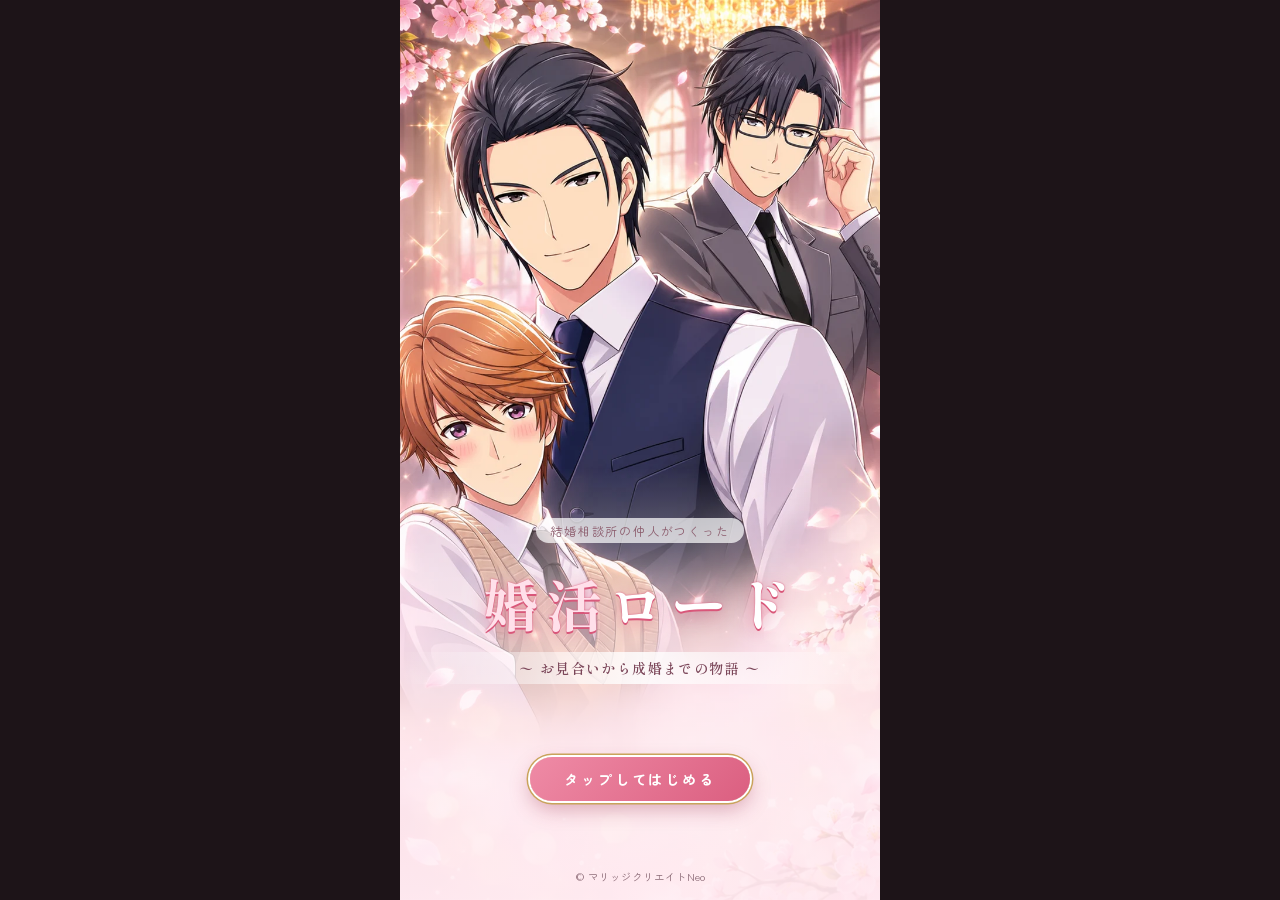
<file: app/konkatsu-road/play/index.html>
<!doctype html>
<html lang="ja"><head><meta name="robots" content="noindex,nofollow"><meta charset="utf-8">
<meta name="viewport" content="width=device-width,initial-scale=1,viewport-fit=cover,user-scalable=no">
<meta name="theme-color" content="#fff6f3"><title>婚活ロード</title>  <script type="module" crossorigin src="./assets/index-Djx06fAR.js"></script>
  <link rel="stylesheet" crossorigin href="./assets/index-DaO-Q5cM.css">
</head>
<body><div id="root"></div></body></html>
</file>
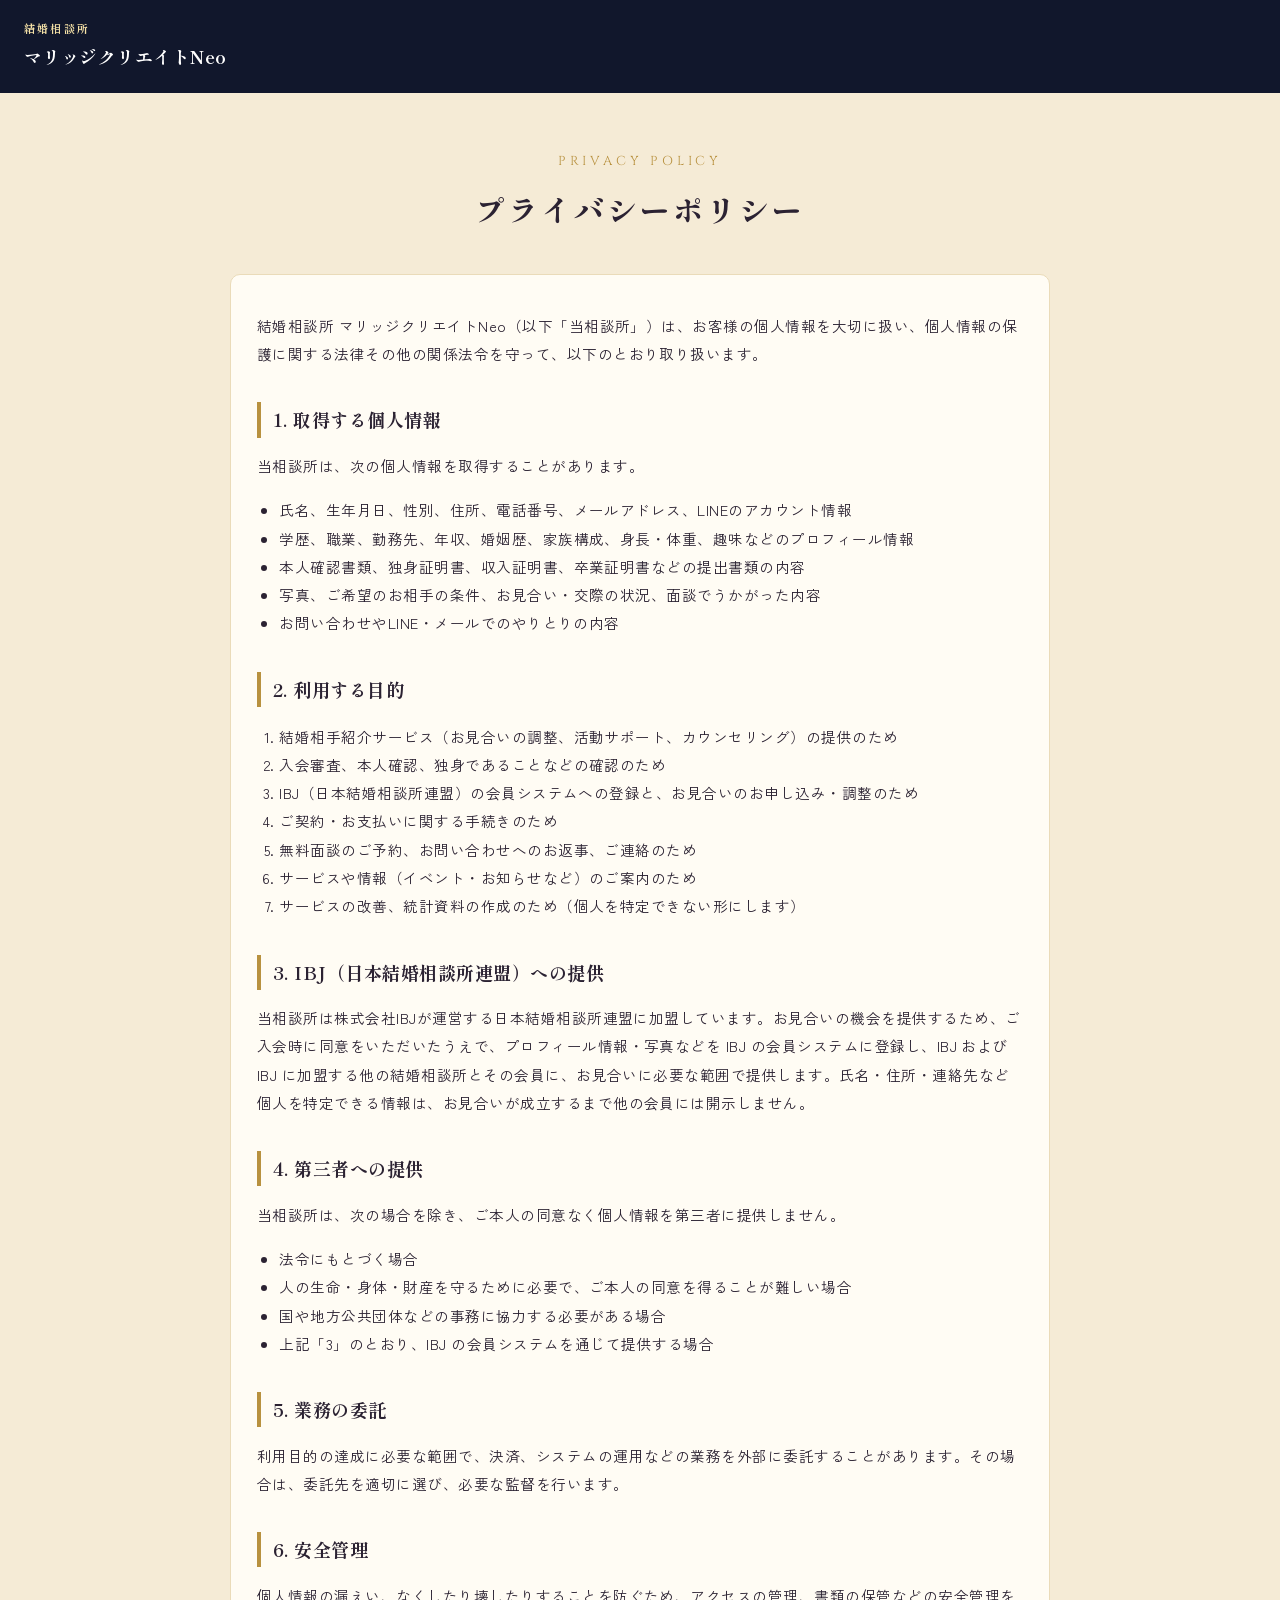
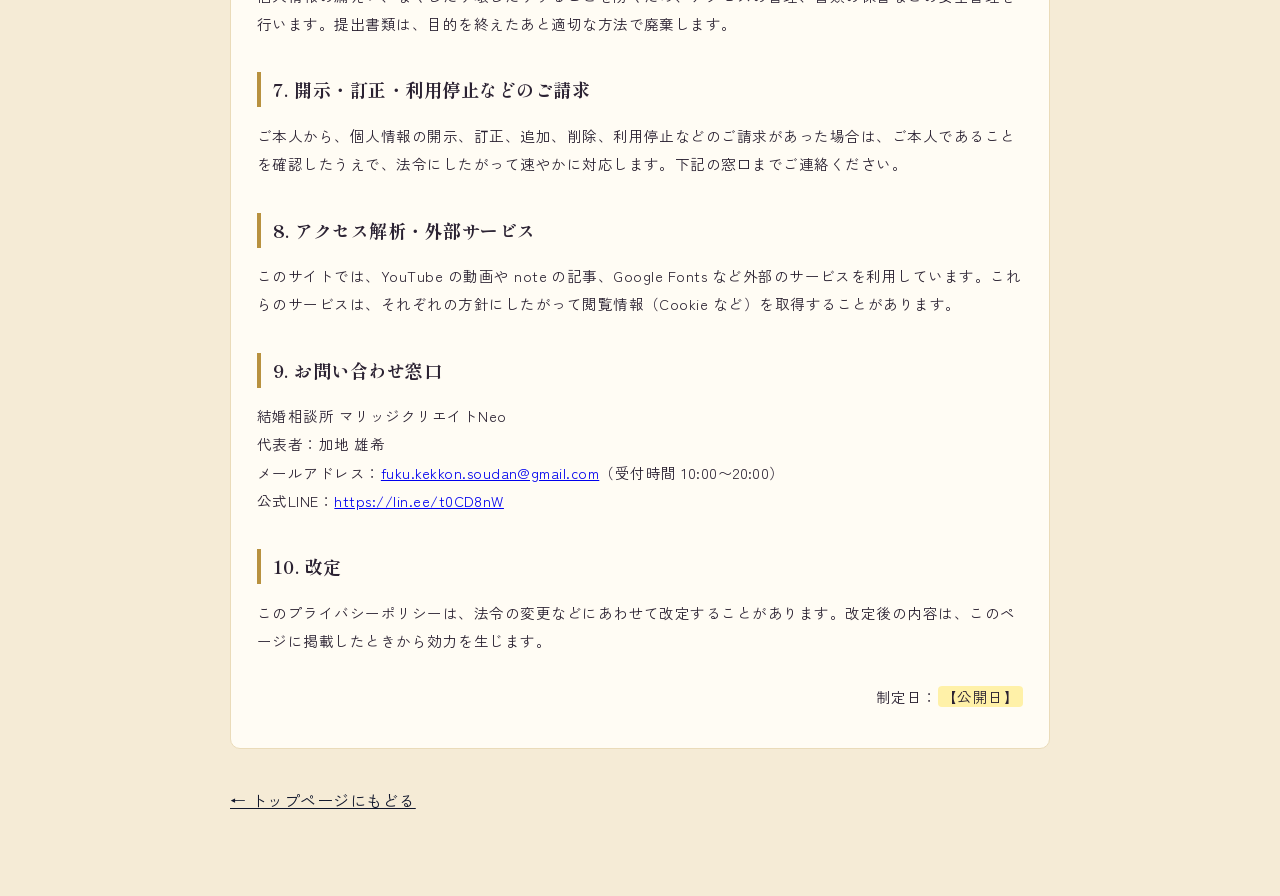
<file: privacy.html>
<!doctype html>
<html lang="ja">
<head>
<meta charset="utf-8">
<meta name="viewport" content="width=device-width, initial-scale=1">
<title>プライバシーポリシー｜結婚相談所 マリッジクリエイトNeo</title>
<meta name="robots" content="noindex">
<link rel="icon" href="img/rpg/fuku_sage.png">
<link rel="preconnect" href="https://fonts.googleapis.com">
<link rel="preconnect" href="https://fonts.gstatic.com" crossorigin>
<link href="https://fonts.googleapis.com/css2?family=Cinzel:wght@700&family=Shippori+Mincho:wght@700;800&family=Zen+Kaku+Gothic+New:wght@400;700&display=swap" rel="stylesheet">
<style>
body{margin:0;background:#F5EBD6;color:#2B2232;font-family:"Zen Kaku Gothic New",sans-serif;line-height:1.95;letter-spacing:.03em}
header{background:#11172C;color:#fff;padding:18px 24px}
header a{color:#fff;text-decoration:none;font-family:"Shippori Mincho",serif;font-weight:700;font-size:18px}
header small{display:block;font-size:11px;color:#F7E3A8;letter-spacing:.2em}
main{max-width:820px;margin:0 auto;padding:56px 24px 80px}
.en{font-family:Cinzel,serif;color:#B8913F;letter-spacing:.3em;font-size:13px;text-align:center}
h1{font-family:"Shippori Mincho",serif;font-weight:800;text-align:center;font-size:30px;margin:6px 0 36px;letter-spacing:.1em}
h2{font-family:"Shippori Mincho",serif;font-size:18px;margin:34px 0 8px;padding-left:12px;border-left:4px solid #B8913F}
p,li{font-size:14.5px}
ol,ul{padding-left:1.4em}
.box{background:#FFFCF4;border:1px solid #EADBB9;border-radius:10px;padding:22px 26px}
.tbd{background:#FFF1A8;border-radius:4px;padding:0 4px}
.back{display:inline-block;margin-top:36px;color:#11172C}
</style>
</head>
<body>
<header><a href="./"><small>結婚相談所</small>マリッジクリエイトNeo</a></header>
<main>
  <div class="en">PRIVACY POLICY</div>
  <h1>プライバシーポリシー</h1>
  <div class="box">
  <p>結婚相談所 マリッジクリエイトNeo（以下「当相談所」）は、お客様の個人情報を大切に扱い、個人情報の保護に関する法律その他の関係法令を守って、以下のとおり取り扱います。</p>

  <h2>1. 取得する個人情報</h2>
  <p>当相談所は、次の個人情報を取得することがあります。</p>
  <ul>
    <li>氏名、生年月日、性別、住所、電話番号、メールアドレス、LINEのアカウント情報</li>
    <li>学歴、職業、勤務先、年収、婚姻歴、家族構成、身長・体重、趣味などのプロフィール情報</li>
    <li>本人確認書類、独身証明書、収入証明書、卒業証明書などの提出書類の内容</li>
    <li>写真、ご希望のお相手の条件、お見合い・交際の状況、面談でうかがった内容</li>
    <li>お問い合わせやLINE・メールでのやりとりの内容</li>
  </ul>

  <h2>2. 利用する目的</h2>
  <ol>
    <li>結婚相手紹介サービス（お見合いの調整、活動サポート、カウンセリング）の提供のため</li>
    <li>入会審査、本人確認、独身であることなどの確認のため</li>
    <li>IBJ（日本結婚相談所連盟）の会員システムへの登録と、お見合いのお申し込み・調整のため</li>
    <li>ご契約・お支払いに関する手続きのため</li>
    <li>無料面談のご予約、お問い合わせへのお返事、ご連絡のため</li>
    <li>サービスや情報（イベント・お知らせなど）のご案内のため</li>
    <li>サービスの改善、統計資料の作成のため（個人を特定できない形にします）</li>
  </ol>

  <h2>3. IBJ（日本結婚相談所連盟）への提供</h2>
  <p>当相談所は株式会社IBJが運営する日本結婚相談所連盟に加盟しています。お見合いの機会を提供するため、ご入会時に同意をいただいたうえで、プロフィール情報・写真などを IBJ の会員システムに登録し、IBJ および IBJ に加盟する他の結婚相談所とその会員に、お見合いに必要な範囲で提供します。氏名・住所・連絡先など個人を特定できる情報は、お見合いが成立するまで他の会員には開示しません。</p>

  <h2>4. 第三者への提供</h2>
  <p>当相談所は、次の場合を除き、ご本人の同意なく個人情報を第三者に提供しません。</p>
  <ul>
    <li>法令にもとづく場合</li>
    <li>人の生命・身体・財産を守るために必要で、ご本人の同意を得ることが難しい場合</li>
    <li>国や地方公共団体などの事務に協力する必要がある場合</li>
    <li>上記「3」のとおり、IBJ の会員システムを通じて提供する場合</li>
  </ul>

  <h2>5. 業務の委託</h2>
  <p>利用目的の達成に必要な範囲で、決済、システムの運用などの業務を外部に委託することがあります。その場合は、委託先を適切に選び、必要な監督を行います。</p>

  <h2>6. 安全管理</h2>
  <p>個人情報の漏えい、なくしたり壊したりすることを防ぐため、アクセスの管理、書類の保管などの安全管理を行います。提出書類は、目的を終えたあと適切な方法で廃棄します。</p>

  <h2>7. 開示・訂正・利用停止などのご請求</h2>
  <p>ご本人から、個人情報の開示、訂正、追加、削除、利用停止などのご請求があった場合は、ご本人であることを確認したうえで、法令にしたがって速やかに対応します。下記の窓口までご連絡ください。</p>

  <h2>8. アクセス解析・外部サービス</h2>
  <p>このサイトでは、YouTube の動画や note の記事、Google Fonts など外部のサービスを利用しています。これらのサービスは、それぞれの方針にしたがって閲覧情報（Cookie など）を取得することがあります。</p>

  <h2>9. お問い合わせ窓口</h2>
  <p>結婚相談所 マリッジクリエイトNeo<br>
  代表者：加地 雄希<br>
  メールアドレス：<a href="mailto:fuku.kekkon.soudan@gmail.com">fuku.kekkon.soudan@gmail.com</a>（受付時間 10:00〜20:00）<br>
  公式LINE：<a href="https://lin.ee/t0CD8nW" target="_blank" rel="noopener">https://lin.ee/t0CD8nW</a></p>

  <h2>10. 改定</h2>
  <p>このプライバシーポリシーは、法令の変更などにあわせて改定することがあります。改定後の内容は、このページに掲載したときから効力を生じます。</p>
  <p style="text-align:right;margin-top:28px">制定日：<span class="tbd">【公開日】</span></p>
  </div>
  <a class="back" href="./">← トップページにもどる</a>
</main>
</body>
</html>
</file>
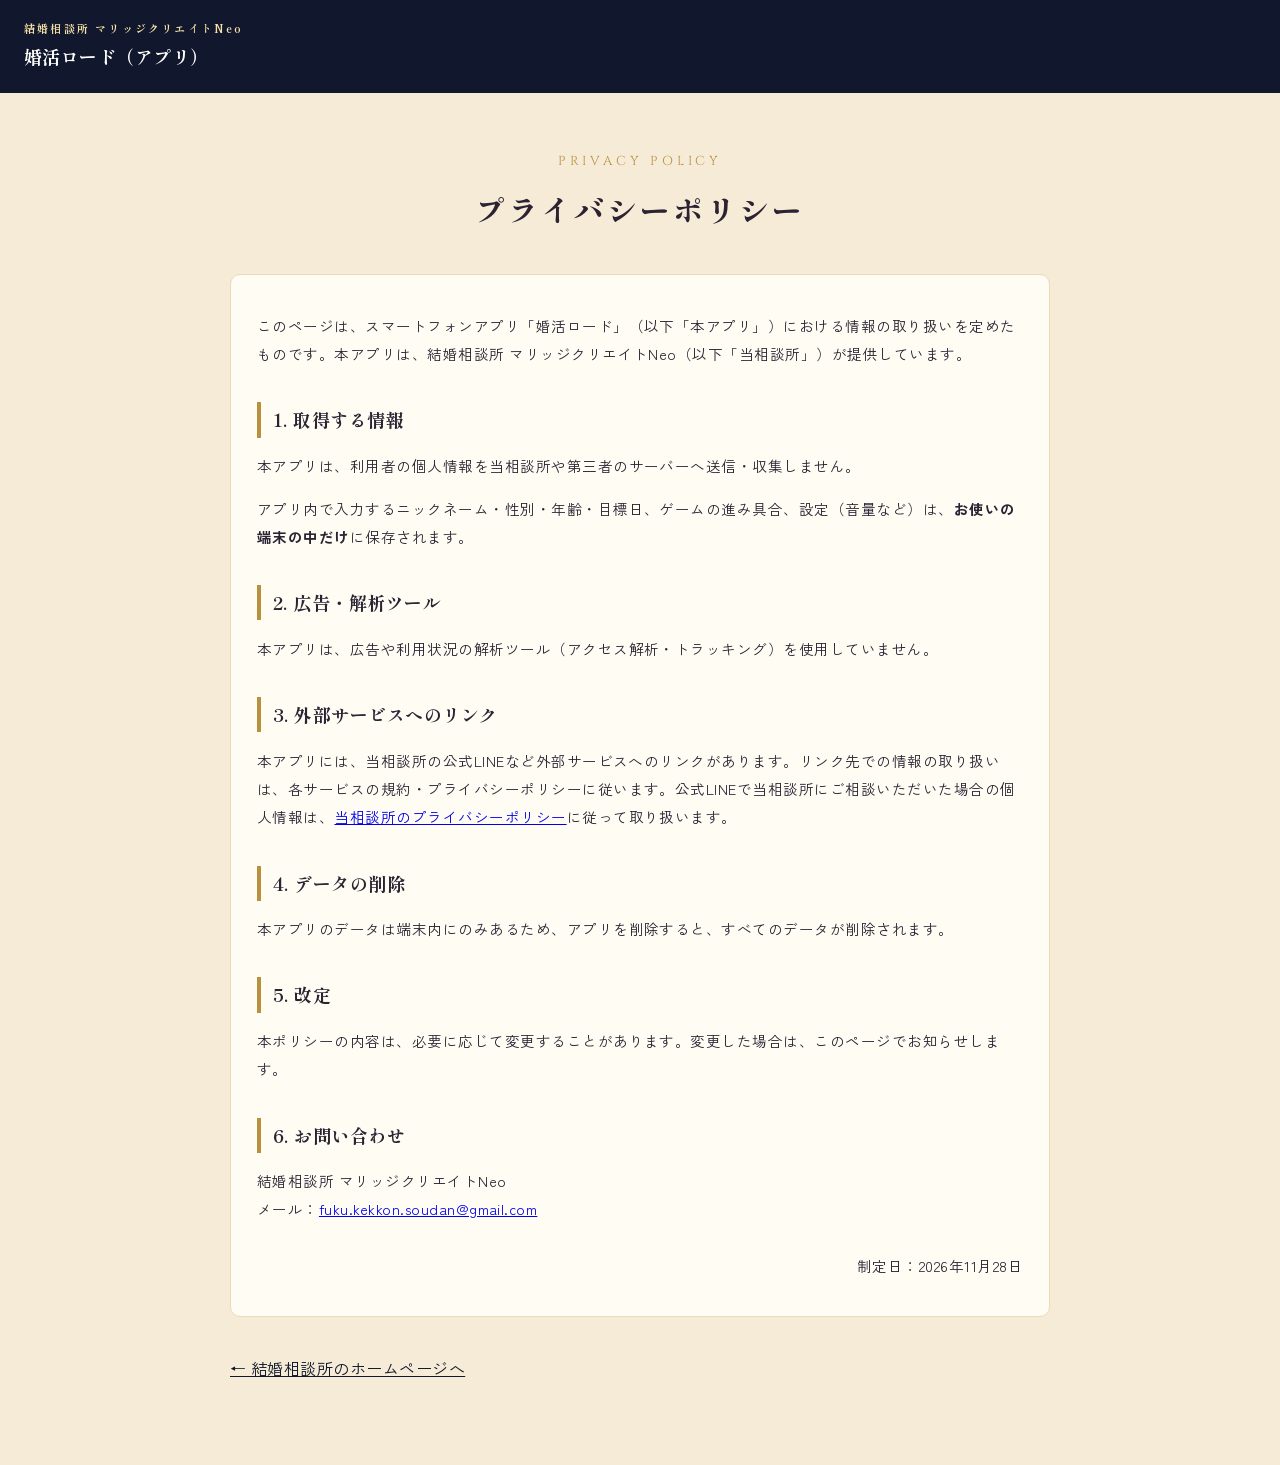
<file: app/konkatsu-road/privacy.html>
<!doctype html>
<html lang="ja">
<head>
<meta charset="utf-8">
<meta name="viewport" content="width=device-width, initial-scale=1">
<title>プライバシーポリシー｜婚活ロード（アプリ）</title>
<meta name="robots" content="noindex">
<link rel="icon" href="../../img/rpg/fuku_sage.png">
<link rel="preconnect" href="https://fonts.googleapis.com">
<link rel="preconnect" href="https://fonts.gstatic.com" crossorigin>
<link href="https://fonts.googleapis.com/css2?family=Cinzel:wght@700&family=Shippori+Mincho:wght@700;800&family=Zen+Kaku+Gothic+New:wght@400;700&display=swap" rel="stylesheet">
<style>
body{margin:0;background:#F5EBD6;color:#2B2232;font-family:"Zen Kaku Gothic New",sans-serif;line-height:1.95;letter-spacing:.03em}
header{background:#11172C;color:#fff;padding:18px 24px}
header a{color:#fff;text-decoration:none;font-family:"Shippori Mincho",serif;font-weight:700;font-size:18px}
header small{display:block;font-size:11px;color:#F7E3A8;letter-spacing:.2em}
main{max-width:820px;margin:0 auto;padding:56px 24px 80px}
.en{font-family:Cinzel,serif;color:#B8913F;letter-spacing:.3em;font-size:13px;text-align:center}
h1{font-family:"Shippori Mincho",serif;font-weight:800;text-align:center;font-size:30px;margin:6px 0 36px;letter-spacing:.1em}
h2{font-family:"Shippori Mincho",serif;font-size:18px;margin:34px 0 8px;padding-left:12px;border-left:4px solid #B8913F}
p,li{font-size:14.5px}
ol,ul{padding-left:1.4em}
.box{background:#FFFCF4;border:1px solid #EADBB9;border-radius:10px;padding:22px 26px}
.tbd{background:#FFF1A8;border-radius:4px;padding:0 4px}
.back{display:inline-block;margin-top:36px;color:#11172C}
</style>
</head>
<body>
<header><a href="../../"><small>結婚相談所 マリッジクリエイトNeo</small>婚活ロード（アプリ）</a></header>
<main>
  <div class="en">PRIVACY POLICY</div>
  <h1>プライバシーポリシー</h1>
  <div class="box">
  <p>このページは、スマートフォンアプリ「婚活ロード」（以下「本アプリ」）における情報の取り扱いを定めたものです。本アプリは、結婚相談所 マリッジクリエイトNeo（以下「当相談所」）が提供しています。</p>

  <h2>1. 取得する情報</h2>
  <p>本アプリは、利用者の個人情報を当相談所や第三者のサーバーへ送信・収集しません。</p>
  <p>アプリ内で入力するニックネーム・性別・年齢・目標日、ゲームの進み具合、設定（音量など）は、<b>お使いの端末の中だけ</b>に保存されます。</p>

  <h2>2. 広告・解析ツール</h2>
  <p>本アプリは、広告や利用状況の解析ツール（アクセス解析・トラッキング）を使用していません。</p>

  <h2>3. 外部サービスへのリンク</h2>
  <p>本アプリには、当相談所の公式LINEなど外部サービスへのリンクがあります。リンク先での情報の取り扱いは、各サービスの規約・プライバシーポリシーに従います。公式LINEで当相談所にご相談いただいた場合の個人情報は、<a href="../../privacy.html">当相談所のプライバシーポリシー</a>に従って取り扱います。</p>

  <h2>4. データの削除</h2>
  <p>本アプリのデータは端末内にのみあるため、アプリを削除すると、すべてのデータが削除されます。</p>

  <h2>5. 改定</h2>
  <p>本ポリシーの内容は、必要に応じて変更することがあります。変更した場合は、このページでお知らせします。</p>

  <h2>6. お問い合わせ</h2>
  <p>結婚相談所 マリッジクリエイトNeo<br>メール：<a href="mailto:fuku.kekkon.soudan@gmail.com">fuku.kekkon.soudan@gmail.com</a></p>

  <p style="text-align:right;margin-top:28px">制定日：2026年11月28日</p>
  </div>
  <a class="back" href="../../">← 結婚相談所のホームページへ</a>
</main>
</body>
</html>
</file>
